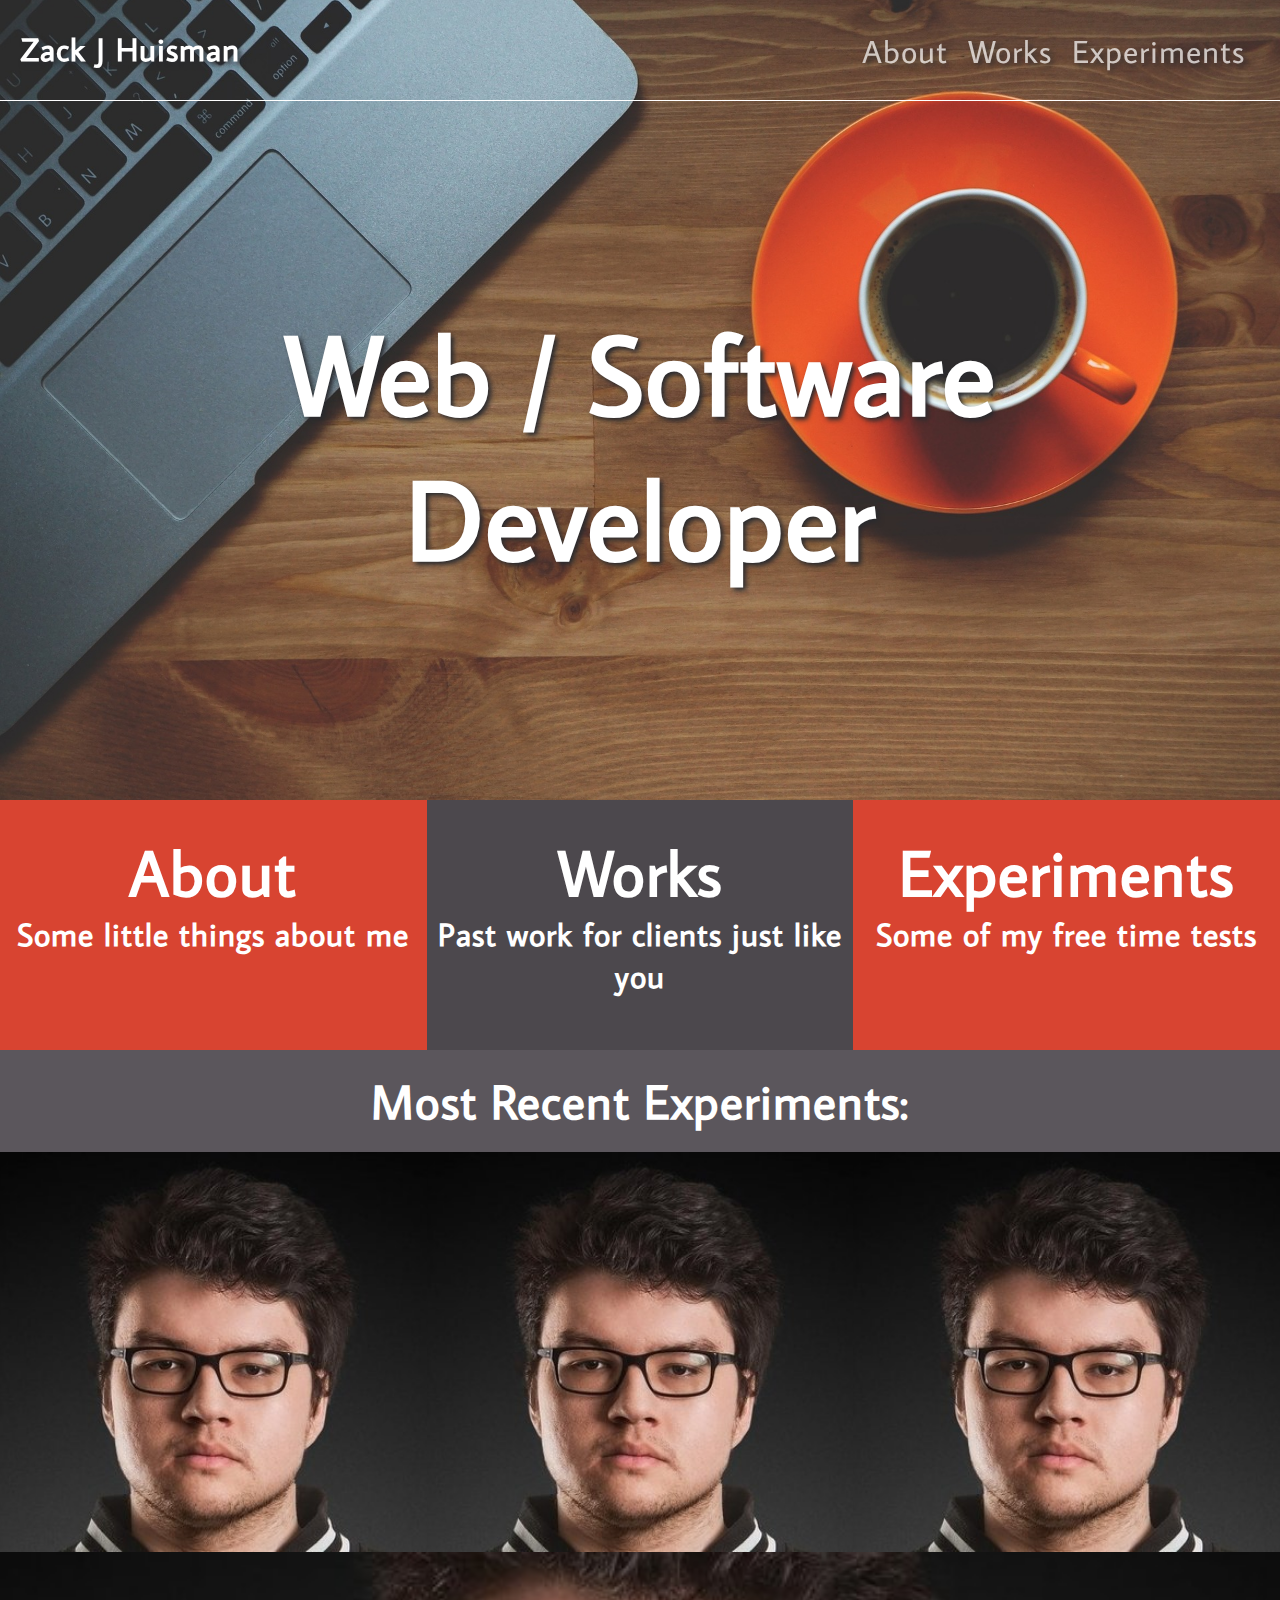
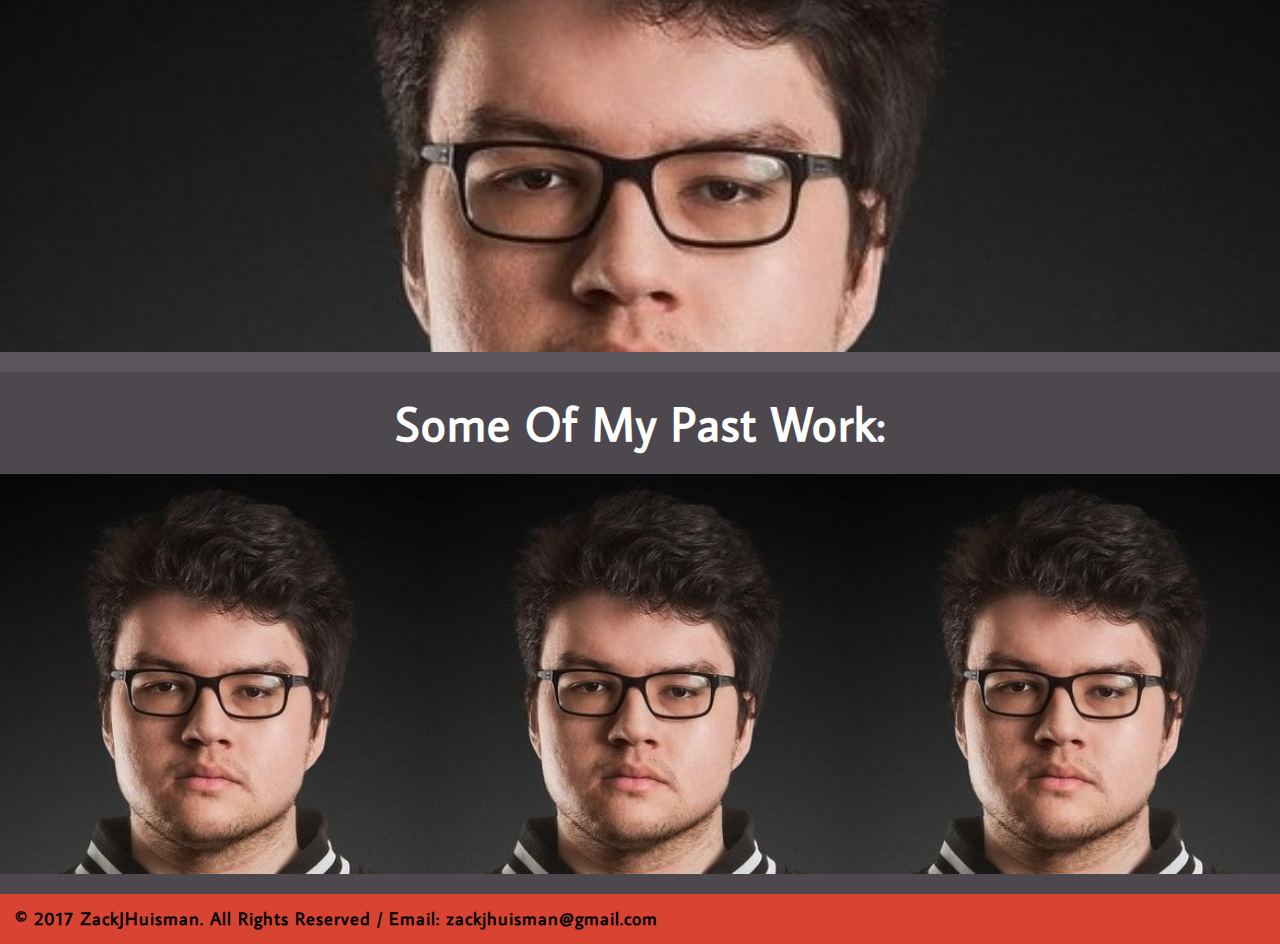
<file: index.html>
<!DOCTYPE html>
<html>
  <head>
    <title>ZackJHuisman</title>
    <meta charset="utf-8">
    <script src="https://ajax.googleapis.com/ajax/libs/jquery/3.1.0/jquery.min.js"></script>
    <link rel="stylesheet" href="assets/styles/index.css">
    <link href="https://fonts.googleapis.com/css?family=Average+Sans" rel="stylesheet">
  </head>
  <body>
    <div class="Container">

      <div class="NavBar">
        <h1 class="NavBarH1"><a href="index">Zack J Huisman</a></h1>
        <ul class="NavBarLinks">
          <li><a class="NavA" href="about">About</a></li>
          <li><a class="NavA" href="works">Works</a></li>
          <li><a class="NavA" href="experiments">Experiments</a></li>
        </ul>
      </div>

      <div class="FrontPic">
        <h1 class="FrontPicText">Web / Software<br/>Developer</h1>
      </div>

      <div class="InfoBoxes">

        <div class="InfoBox1">
          <a href="about">
            <h1 class="InfoH1">About</h1>
            <h2 class="InfoH2">Some little things about me</h2>
          </a>
        </div>

        <div class="InfoBox2">
          <a href="works">
            <h1 class="InfoH1">Works</h1>
            <h2 class="InfoH2">Past work for clients just like you</h2>
          </a>
        </div>

        <div class="InfoBox3">
          <a href="experiments">
            <h1 class="InfoH1">Experiments</h1>
            <h2 class="InfoH2">Some of my free time tests</h2>
          </a>
        </div>

      </div>

      <div class="Experiments">
        <h1 class="ExperimentsH1">Most Recent Experiments:</h1>
        <div class="ExperimentsBox" style="background: url(assets/img/dyrus.jpg) no-repeat center center; background-size: cover;">
          <div class="ExperimentsDes"><p></p></div>
        </div>
        <div class="ExperimentsBox" style="background: url(assets/img/dyrus.jpg) no-repeat center center; background-size: cover;">
          <div class="ExperimentsDes"><p></p></div>
        </div>
        <div class="ExperimentsBox" style="background: url(assets/img/dyrus.jpg) no-repeat center center; background-size: cover;">
          <div class="ExperimentsDes"><p></p></div>
        </div>
        <div class="ExperimentsBoxEnd" style="background: url(assets/img/dyrus.jpg) no-repeat center center; background-size: cover;">
          <div class="ExperimentsDes"><p></p></div>
        </div>
      </div>

      <h1 class="PastWorkH1">Some Of My Past Work:</h1>
      <div class="PastWork">
        <div class="PastWorkBox" style="background: url(assets/img/dyrus.jpg) no-repeat center center; background-size: cover;">
          <div class="PastWorkDes"><p></p></div>
        </div>
        <div class="PastWorkBox" style="background: url(assets/img/dyrus.jpg) no-repeat center center; background-size: cover;">
          <div class="PastWorkDes"><p></p></div>
        </div>
        <div class="PastWorkBox" style="background: url(assets/img/dyrus.jpg) no-repeat center center; background-size: cover;">
          <div class="PastWorkDes"><p></p></div>
        </div>
        <div class="PastWorkBoxEnd" style="background: url(assets/img/dyrus.jpg) no-repeat center center; background-size: cover;">
          <div class="PastWorkDes"><p></p></div>
        </div>
      </div>

      <div class="Footer">
        <h1 class="FooterH1">© 2017 ZackJHuisman. All Rights Reserved / Email: zackjhuisman@gmail.com</h1>
      </div>
    </div>

    <script type="text/javascript">
      var $NavBar = $('.NavBar');
      var $NavBarH1 = $('.NavBarH1');
      var $NavBarLinks = $('.NavBarLinks');
      $(document).scroll(function() {
        $NavBar.css({"background-color": $(this).scrollTop() > 210? "#D84431":"rgba(0, 0, 0, 0)"});
      });
    </script>

  </body>
</html>
</file>
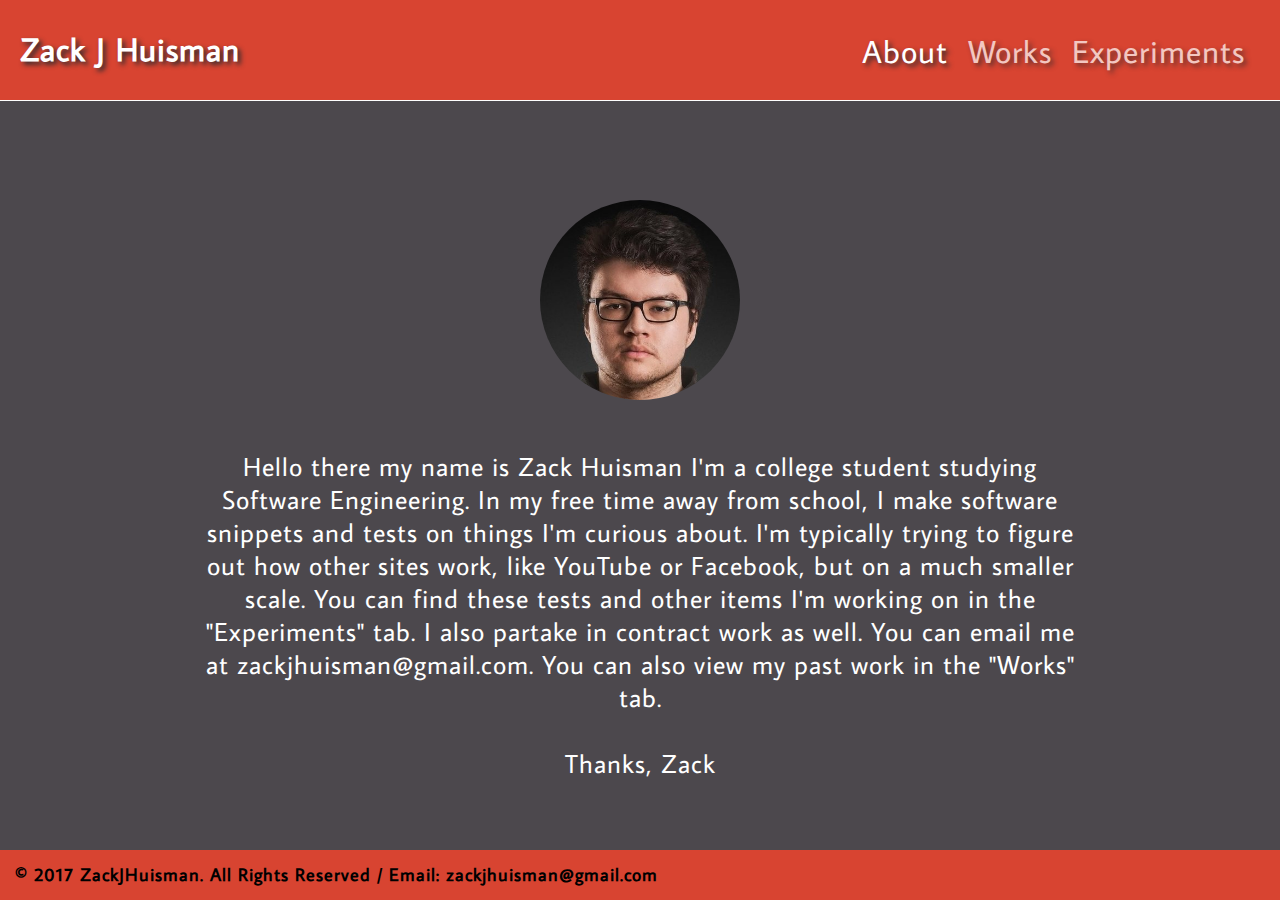
<file: about.html>
<!DOCTYPE html>
<html>
  <head>
    <title>ZackJHuisman</title>
    <meta charset="utf-8">
    <script src="https://ajax.googleapis.com/ajax/libs/jquery/3.1.0/jquery.min.js"></script>
    <link rel="stylesheet" href="assets/styles/about.css">
    <link href="https://fonts.googleapis.com/css?family=Average+Sans" rel="stylesheet">
  </head>
  <body>
    <div class="Container">

      <div class="NavBar">
        <h1 class="NavBarH1"><a href="index">Zack J Huisman</a></h1>
        <ul class="NavBarLinks">
          <li><a class="NavAbout" href="about">About</a></li>
          <li><a class="NavA" href="works">Works</a></li>
          <li><a class="NavA" href="experiments">Experiments</a></li>
        </ul>
      </div>

      <div class="AboutContainer">

      <div class="AboutPic"></div>
      <div class="AboutText">
        <p>Hello there my name is Zack Huisman I'm a college student studying Software Engineering. In my free time away from school, I make software snippets and tests on things I'm curious about. I'm typically trying to figure out how other sites work, like YouTube or Facebook, but on a much smaller scale. You can find these tests and other items I'm working on in the "Experiments" tab. I also partake in contract work as well. You can email me at zackjhuisman@gmail.com. You can also view my past work in the "Works" tab. <br><br>Thanks, Zack</p>

      </div>


      <div class="Footer">
        <h1 class="FooterH1">© 2017 ZackJHuisman. All Rights Reserved / Email: zackjhuisman@gmail.com</h1>
      </div>
    </div>


    </div>
  </body>
</html>
</file>
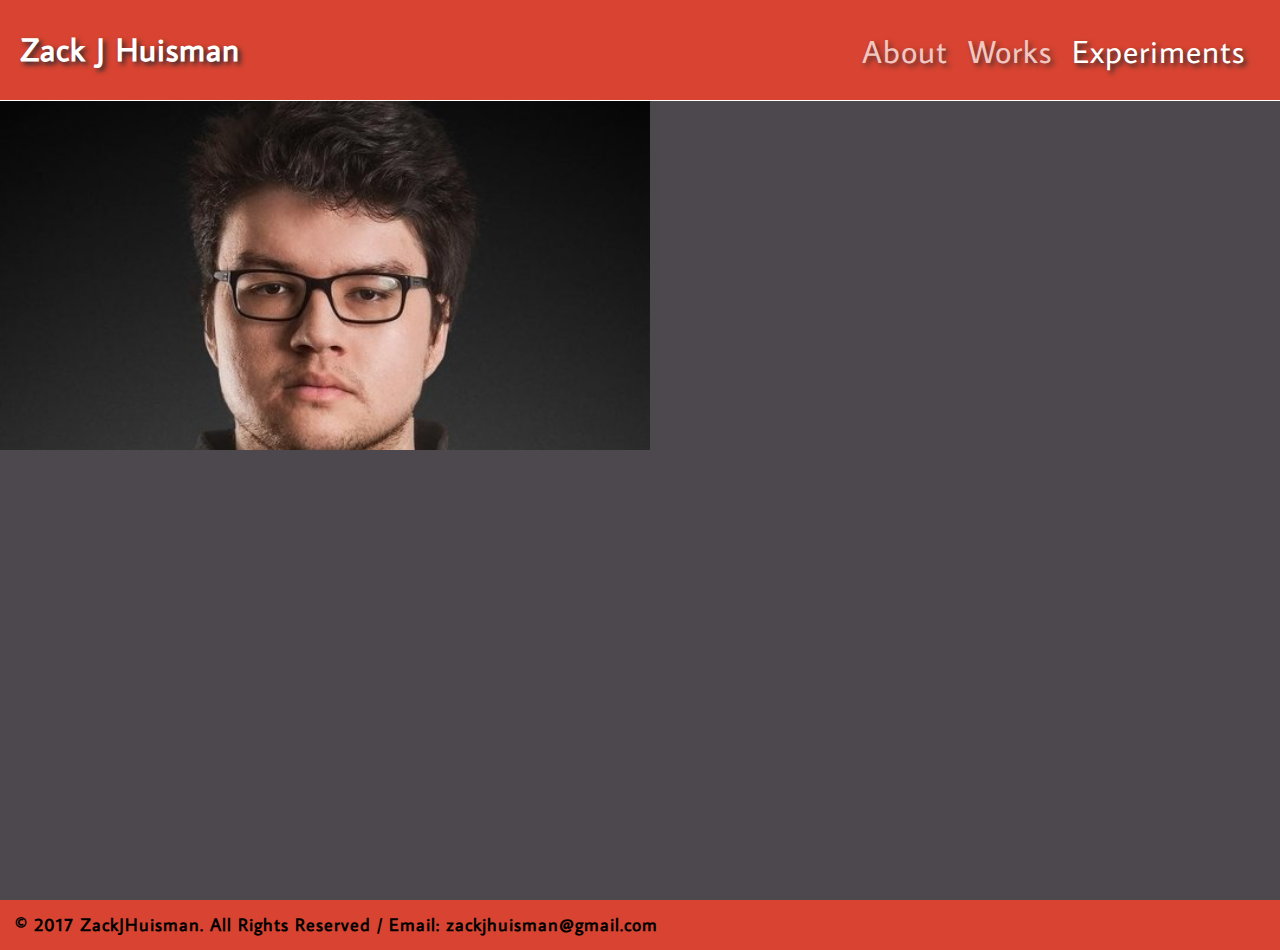
<file: experiments.html>
<!DOCTYPE html>
<html>
  <head>
    <title>ZackJHuisman</title>
    <meta charset="utf-8">
    <script src="https://ajax.googleapis.com/ajax/libs/jquery/3.1.0/jquery.min.js"></script>
    <link rel="stylesheet" href="assets/styles/experiments.css">
    <link href="https://fonts.googleapis.com/css?family=Average+Sans" rel="stylesheet">
  </head>
  <body>
    <div class="Container">

      <div class="NavBar">
        <h1 class="NavBarH1"><a href="index">Zack J Huisman</a></h1>
        <ul class="NavBarLinks">
          <li><a class="NavA" href="about">About</a></li>
          <li><a class="NavA" href="works">Works</a></li>
          <li><a class="NavExperiments" href="experiments">Experiments</a></li>
        </ul>
      </div>

      <div class="ExperimentsContainer">

        <div class="ExperimentsFiller"></div>

        <div class="ExperimentsItem">
          <div class="ExperimentsImg" style="background: url(assets/img/dyrus.jpg) no-repeat center center; background-size: cover;"></div>
          <div class="ExperimentsDes">test</div>
        </div>

      </div>

      <div class="Footer">
        <h1 class="FooterH1">© 2017 ZackJHuisman. All Rights Reserved / Email: zackjhuisman@gmail.com</h1>
      </div>

    </div>
  </body>
</html>
</file>
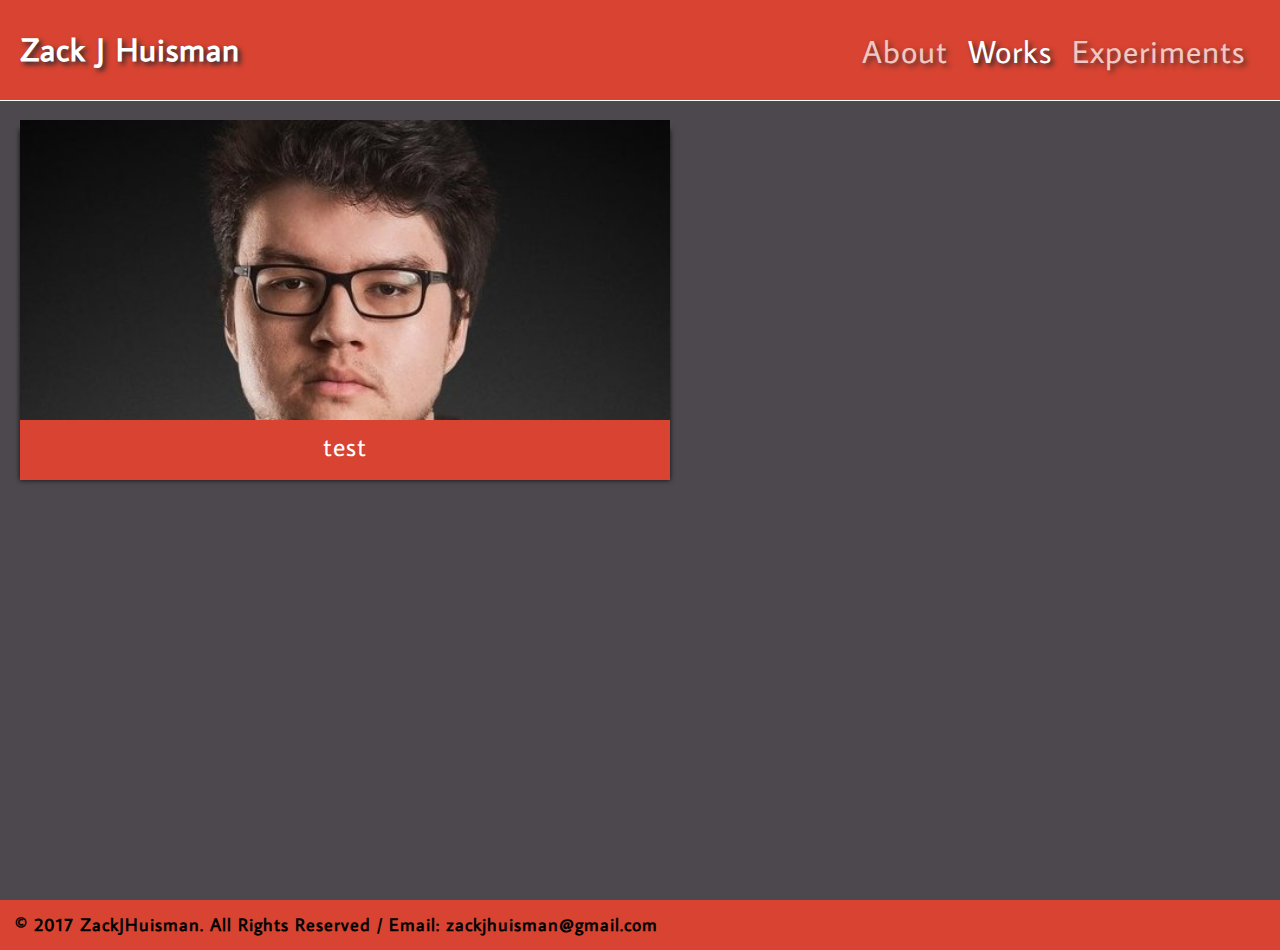
<file: works.html>
<!DOCTYPE html>
<html>
  <head>
    <title>ZackJHuisman</title>
    <meta charset="utf-8">
    <script src="https://ajax.googleapis.com/ajax/libs/jquery/3.1.0/jquery.min.js"></script>
    <link rel="stylesheet" href="assets/styles/works.css">
    <link href="https://fonts.googleapis.com/css?family=Average+Sans" rel="stylesheet">
  </head>
  <body>
    <div class="Container">

      <div class="NavBar">
        <h1 class="NavBarH1"><a href="index">Zack J Huisman</a></h1>
        <ul class="NavBarLinks">
          <li><a class="NavA" href="about">About</a></li>
          <li><a class="NavWorks" href="works">Works</a></li>
          <li><a class="NavA" href="experiments">Experiments</a></li>
        </ul>
      </div>

      <div class="WorksContainer">

        <div class="WorksFiller"></div>

        <div class="WorksItem">
          <div class="WorksImg" style="background: url(assets/img/dyrus.jpg) no-repeat center center; background-size: cover;"></div>
          <div class="WorksDes">test</div>
        </div>

      </div>
      <div class="Footer">
        <h1 class="FooterH1">© 2017 ZackJHuisman. All Rights Reserved / Email: zackjhuisman@gmail.com</h1>
      </div>

    </div>
  </body>
</html>
</file>
<file: assets/styles/index.css>
* {
  margin: 0;
  padding: 0; }

body, .Container, html {
  width: 100%;
  height: 100%;
  font-family: "Agency FB", "Average Sans", sans-serif;
  letter-spacing: 1px; }

.NavBar {
  width: 100%;
  height: 100px;
  position: fixed;
  border-bottom: solid thin white;
  color: white;
  text-shadow: 3px 3px 5px #292A2E;
  background-color: transparent;
  transition: background-color 0.3s ease;
  z-index: 3; }

.NavBarH1 {
  height: 45px;
  width: auto;
  position: absolute;
  margin: auto 0 auto 20px;
  left: 0;
  right: 0;
  top: 0;
  bottom: 0; }

.NavBarLinks {
  height: 50px;
  width: auto;
  position: absolute;
  margin: auto 0 auto 20px;
  right: 30px;
  top: 0;
  bottom: 0;
  font-size: 2em; }

li {
  display: inline-block;
  padding: 5px 5px 0 5px; }

a {
  text-decoration: none;
  color: white; }

.NavA {
  opacity: 0.7;
  transition: opacity 1s; }

.NavA:hover {
  opacity: 1; }

.FrontPic {
  width: 100%;
  height: 80%;
  min-height: 800px;
  min-width: 350px;
  background: url("../img/FrontPic.jpg") no-repeat center center;
  -webkit-background-size: cover;
  -moz-background-size: cover;
  -o-background-size: cover;
  background-size: cover; }

.FrontPicText {
  font-size: 700%;
  text-align: center;
  height: 100%;
  width: 100%;
  min-width: 350px;
  min-height: 300px;
  padding: 300px 0 0 0;
  color: white;
  text-shadow: 3px 3px 5px #292A2E; }

.InfoBoxes {
  width: 100%;
  height: auto;
  margin: auto;
  display: flex;
  flex-wrap: wrap; }

.InfoH1 {
  text-align: center;
  font-size: 4em;
  padding-top: 30px; }

.InfoH2 {
  text-align: center;
  font-size: 2em;
  padding-bottom: 95px; }

.InfoBox1, .InfoBox3 {
  background-color: #D84431;
  height: 250px;
  flex: 1;
  min-width: 350px;
  transition: background-color 1s; }

.InfoBox1:hover, .InfoBox3:hover {
  background-color: #DE3123; }

.InfoBox2 {
  background-color: #4C484D;
  height: 250px;
  flex: 1;
  min-width: 350px;
  transition: background-color 1s; }

.InfoBox2:hover {
  background-color: #3E3C40; }

.Experiments {
  width: 100%;
  height: auto;
  padding-bottom: 20px;
  background-color: #5B565C;
  display: flex;
  flex-wrap: wrap;
  justify-content: center; }

.ExperimentsH1 {
  width: 100%;
  color: white;
  text-align: center;
  padding-top: 20px;
  padding-bottom: 20px;
  font-size: 300%; }

.PastWork {
  width: 100%;
  height: auto;
  padding-bottom: 20px;
  background-color: #4C484D;
  display: flex;
  flex-wrap: wrap;
  justify-content: center; }

.PastWorkH1 {
  width: 100%;
  color: white;
  text-align: center;
  padding-top: 20px;
  padding-bottom: 20px;
  font-size: 300%;
  background-color: #4C484D; }

.PastWorkBox, .ExperimentsBox {
  height: 400px;
  flex: 1;
  min-width: 350px;
  -webkit-background-size: cover;
  -moz-background-size: cover;
  -o-background-size: cover;
  background-size: cover;
  transition: all 0.3s; }

.PastWorkBoxEnd, .ExperimentsBoxEnd {
  height: 400px;
  flex: 1;
  min-width: 350px;
  -webkit-background-size: cover;
  -moz-background-size: cover;
  -o-background-size: cover;
  background-size: cover;
  transition: all 0.3s; }

.PastWorkDes, .ExperimentsDes {
  width: 100%;
  height: 50px;
  text-align: center;
  color: white;
  font-size: 1.6em;
  background-color: #D84431;
  padding-top: 10px;
  transform: translateY(320px);
  opacity: 0;
  transition: all 0.3s; }

.PastWorkBox:hover, .ExperimentsBox:hover {
  box-shadow: 0 10px 28px #0F0F0F;
  z-index: 2; }

.PastWorkBoxEnd:hover, .ExperimentsBoxEnd:hover {
  box-shadow: 0 10px 28px #0F0F0F;
  z-index: 2; }

.ExperimentsBox:hover > .ExperimentsDes {
  opacity: 1; }

.ExperimentsBoxEnd:hover > .ExperimentsDes {
  opacity: 1; }

.PastWorkBox:hover > .PastWorkDes {
  opacity: 1; }

.PastWorkBoxEnd:hover > .PastWorkDes {
  opacity: 1; }

.Footer {
  width: 100%;
  height: 50px;
  background-color: #D84431;
  margin: auto;
  bottom: 0; }

.FooterH1 {
  padding-left: 15px;
  font-size: 1.1em;
  margin: auto;
  line-height: 50px; }

@media screen and (max-width: 563px) {
  .Footer {
    height: 100px; } }
@media screen and (max-width: 580px) {
  .NavBar li {
    display: none; } }
@media screen and (max-width: 1066px) {
  .InfoBox1 {
    min-width: 100%; }

  .InfoBox2 {
    min-width: 100%; }

  .InfoBox3 {
    min-width: 100%; } }
@media screen and (max-width: 1416px) {
  .PastWorkBoxEnd {
    display: none; } }
@media screen and (max-width: 1066px) {
  .PastWorkBoxEnd {
    display: block; } }
</file>
<file: assets/styles/about.css>
* {
  margin: 0;
  padding: 0; }

body, .Container, html {
  width: 100%;
  height: 100%;
  font-family: "Agency FB", "Average Sans", sans-serif;
  letter-spacing: 1px;
  background-color: #4C484D; }

.NavBar {
  width: 100%;
  height: 100px;
  position: fixed;
  border-bottom: solid thin white;
  color: white;
  text-shadow: 3px 3px 5px #292A2E;
  background-color: #D84431;
  transition: background-color 0.3s ease;
  z-index: 1; }

.NavBarH1 {
  height: 45px;
  width: auto;
  position: absolute;
  margin: auto 0 auto 20px;
  left: 0;
  right: 0;
  top: 0;
  bottom: 0; }

.NavBarLinks {
  height: 50px;
  width: auto;
  position: absolute;
  margin: auto 0 auto 20px;
  right: 30px;
  top: 0;
  bottom: 0;
  font-size: 2em; }

li {
  display: inline-block;
  padding: 5px 5px 0 5px; }

a {
  text-decoration: none;
  color: white; }

.NavA {
  opacity: 0.7;
  transition: opacity 1s; }

.NavA:hover {
  opacity: 1; }

.AboutContainer {
  width: 100%;
  height: 100%; }

.AboutPic {
  border-radius: 100%;
  width: 200px;
  height: 200px;
  margin: auto;
  transform: translate(0%, 100%);
  background: url("../img/dyrus.jpg") no-repeat center center;
  -webkit-background-size: cover;
  -moz-background-size: cover;
  -o-background-size: cover;
  background-size: cover;
  z-index: 2; }

.AboutText {
  width: 70%;
  height: auto;
  margin: auto;
  text-align: center;
  color: white;
  transform: translate(0%, 250px);
  z-index: 2;
  margin-bottom: 150px;
  font-size: 1.6em; }

.Footer {
  width: 100%;
  height: 50px;
  background-color: #D84431;
  position: fixed;
  margin: auto;
  bottom: 0; }

.FooterH1 {
  padding-left: 15px;
  font-size: 1.1em;
  margin: auto;
  line-height: 50px;
  vertical-align: middle; }

@media screen and (max-width: 563px) {
  .Footer {
    height: 100px; } }
@media screen and (max-width: 580px) {
  .NavBar li {
    display: none; } }
</file>
<file: assets/styles/experiments.css>
* {
  margin: 0;
  padding: 0; }

body, .Container, html {
  width: 100%;
  height: 100%;
  font-family: "Agency FB", "Average Sans", sans-serif;
  letter-spacing: 1px; }

.NavBar {
  width: 100%;
  height: 100px;
  position: fixed;
  border-bottom: solid thin white;
  color: white;
  text-shadow: 3px 3px 5px #292A2E;
  background-color: #D84431;
  transition: background-color 0.3s ease;
  z-index: 3; }

.NavBarH1 {
  height: 45px;
  width: auto;
  position: absolute;
  margin: auto 0 auto 20px;
  left: 0;
  right: 0;
  top: 0;
  bottom: 0; }

.NavBarLinks {
  height: 50px;
  width: auto;
  position: absolute;
  margin: auto 0 auto 20px;
  right: 30px;
  top: 0;
  bottom: 0;
  font-size: 2em; }

li {
  display: inline-block;
  padding: 5px 5px 0 5px; }

a {
  text-decoration: none;
  color: white; }

.NavA {
  opacity: 0.7;
  transition: opacity 1s; }

.NavA:hover {
  opacity: 1; }

.ExperimentsContainer {
  width: 100%;
  height: auto;
  min-height: 100%;
  background-color: #4C484D;
  display: flex;
  flex-wrap: wrap;
  align-content: flex-start; }

.ExperimentsFiller {
  height: 100px;
  width: 100%; }

.ExperimentsItem {
  min-width: 300px;
  max-width: 650px;
  height: 350px;
  flex: 1;
  z-index: 1;
  transition: all 0.3s; }

.ExperimentsItem:hover {
  box-shadow: 0 10px 28px #0F0F0F;
  z-index: 2; }

.ExperimentsItem:hover > .ExperimentsDes {
  opacity: 1; }

.ExperimentsImg {
  width: 100%;
  height: 350px;
  -webkit-background-size: cover;
  -moz-background-size: cover;
  -o-background-size: cover;
  background-size: cover; }

.ExperimentsDes {
  width: 100%;
  height: 50px;
  text-align: center;
  color: white;
  font-size: 1.6em;
  background-color: #D84431;
  padding-top: 10px;
  transform: translateY(-70px);
  opacity: 0;
  transition: all 0.3s; }

.Footer {
  width: 100%;
  height: 50px;
  background-color: #D84431;
  margin: auto;
  bottom: 0; }

.FooterH1 {
  padding-left: 15px;
  font-size: 1.1em;
  margin: auto;
  line-height: 50px;
  vertical-align: middle; }

@media screen and (max-width: 563px) {
  .Footer {
    height: 100px; } }
@media screen and (max-width: 580px) {
  .NavBar li {
    display: none; } }
</file>
<file: assets/styles/works.css>
* {
  margin: 0;
  padding: 0; }

body, .Container, html {
  width: 100%;
  height: 100%;
  font-family: "Agency FB", "Average Sans", sans-serif;
  letter-spacing: 1px; }

.NavBar {
  width: 100%;
  height: 100px;
  position: fixed;
  border-bottom: solid thin white;
  color: white;
  text-shadow: 3px 3px 5px #292A2E;
  background-color: #D84431;
  transition: background-color 0.3s ease;
  z-index: 3; }

.NavBarH1 {
  height: 45px;
  width: auto;
  position: absolute;
  margin: auto 0 auto 20px;
  left: 0;
  right: 0;
  top: 0;
  bottom: 0; }

.NavBarLinks {
  height: 50px;
  width: auto;
  position: absolute;
  margin: auto 0 auto 20px;
  right: 30px;
  top: 0;
  bottom: 0;
  font-size: 2em; }

li {
  display: inline-block;
  padding: 5px 5px 0 5px; }

a {
  text-decoration: none;
  color: white; }

.NavA {
  opacity: 0.7;
  transition: opacity 1s; }

.NavA:hover {
  opacity: 1; }

.WorksContainer {
  width: 100%;
  height: auto;
  min-height: 100%;
  background-color: #4C484D;
  display: flex;
  flex-wrap: wrap;
  align-content: flex-start; }

.WorksFiller {
  height: 100px;
  width: 100%; }

.WorksItem {
  min-width: 300px;
  max-width: 650px;
  height: 350px;
  margin: 20px;
  flex: 1;
  z-index: 1;
  box-shadow: 0 10px 5px #0F0F0F;
  transition: all 0.3s; }

.WorksItem:hover {
  box-shadow: 0 10px 28px #0F0F0F;
  z-index: 2; }

.WorksImg {
  width: 100%;
  height: 300px;
  -webkit-background-size: cover;
  -moz-background-size: cover;
  -o-background-size: cover;
  background-size: cover; }

.WorksDes {
  width: 100%;
  height: 50px;
  text-align: center;
  color: white;
  font-size: 1.6em;
  background-color: #D84431;
  padding-top: 10px; }

.Footer {
  width: 100%;
  height: 50px;
  background-color: #D84431;
  margin: auto;
  bottom: 0; }

.FooterH1 {
  padding-left: 15px;
  font-size: 1.1em;
  margin: auto;
  line-height: 50px;
  vertical-align: middle; }

@media screen and (max-width: 563px) {
  .Footer {
    height: 100px; } }
@media screen and (max-width: 580px) {
  .NavBar li {
    display: none; } }
</file>
